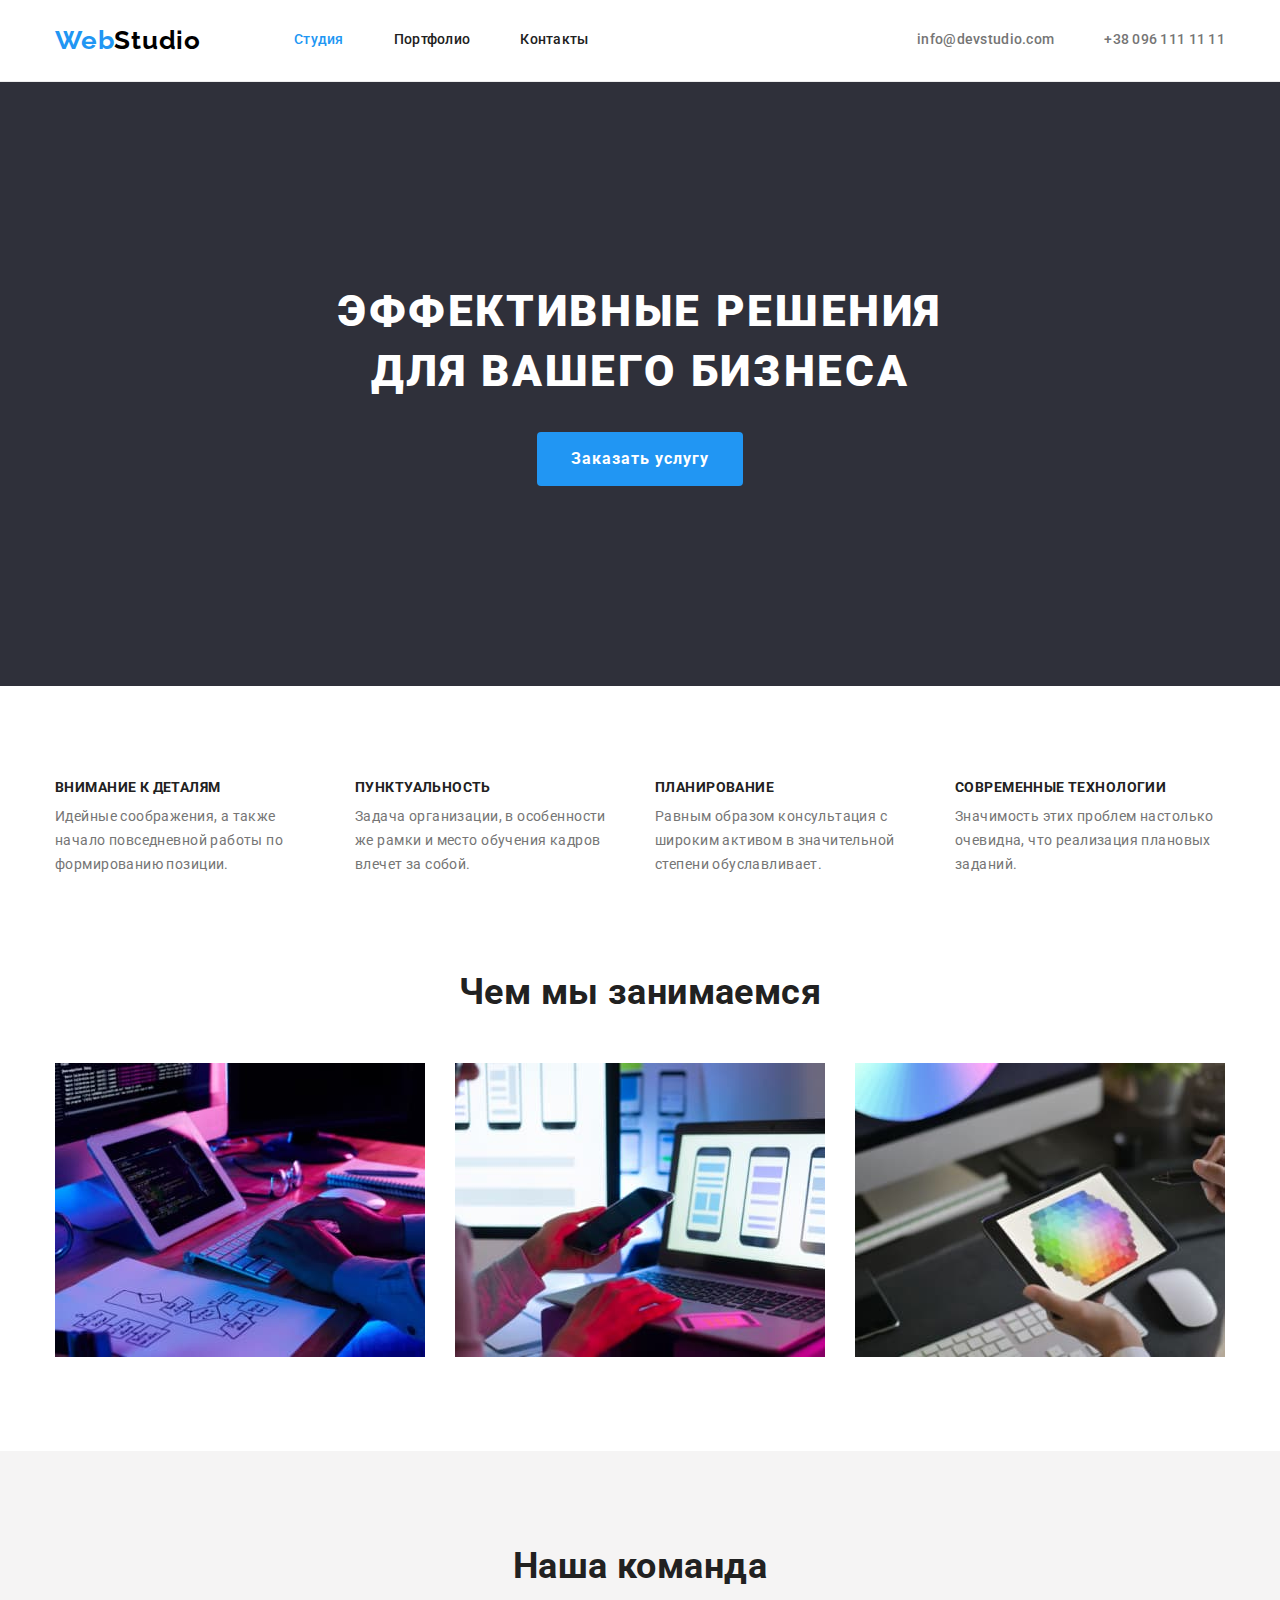
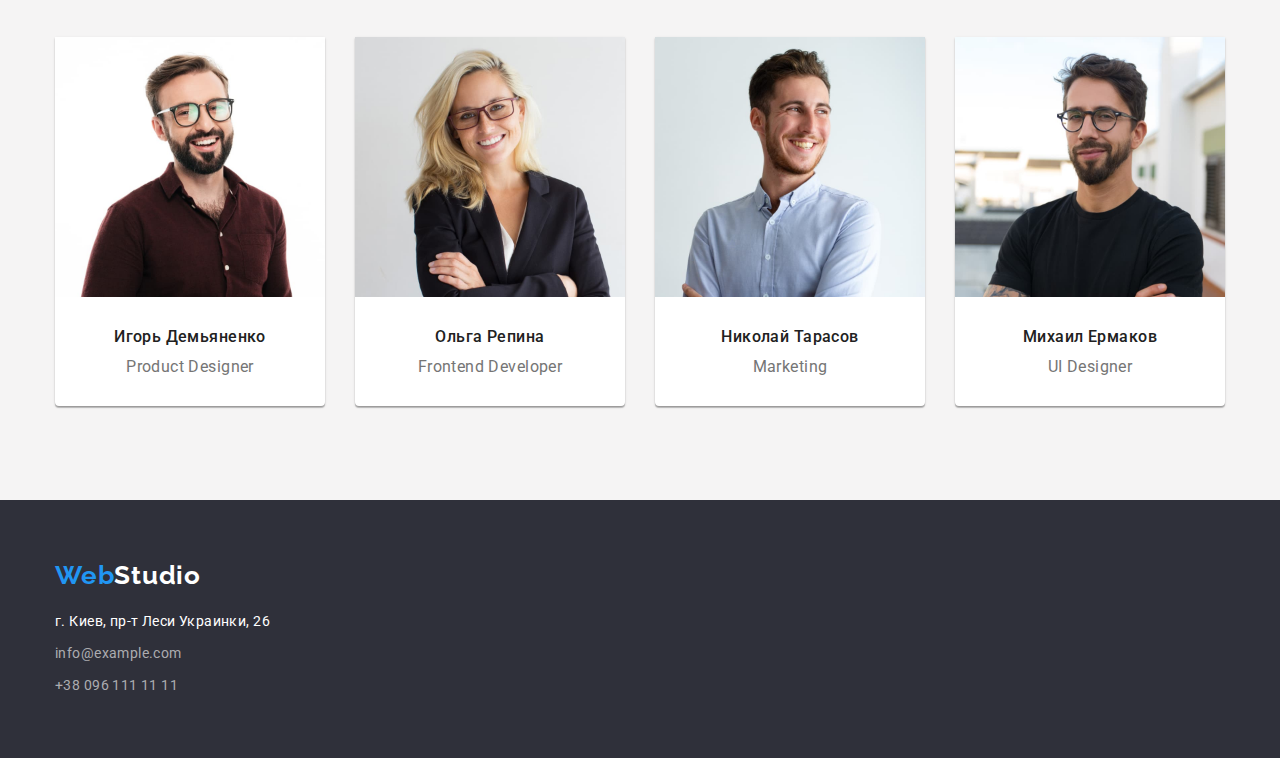
<file: index.html>
<!DOCTYPE html>
<html lang="ru">
<head>
  <meta charset="UTF-8">
  <meta http-equiv="X-UA-Compatible" content="IE=edge">
  <meta name="viewport" content="width=device-width, initial-scale=1.0">
  <title>Создание сайтов любой сложности</title>
  <link rel="preconnect" href="https://fonts.gstatic.com">
  <link href="https://fonts.googleapis.com/css2?family=Raleway:wght@700&family=Roboto:wght@400;500;700;900&display=swap"
    rel="stylesheet">
  <link rel="stylesheet" href="https://cdnjs.cloudflare.com/ajax/libs/modern-normalize/0.2.0/modern-normalize.min.css">  
  <link rel="stylesheet" href="./css/styles.css">
</head>
<body>
    <header class="header">
     <div class="container content-box">
        <nav class="main-nav">
          <a class="logo link" href="./"><span class="firstpart-logo">Web</span><span class="lastpart-logo">Studio</span></a>
          <ul class="list site-nav">
            <li class="item"><a class="link current" href="./">Студия</a></li>
            <li class="item"><a class="link" href="./html/portfolio.html">Портфолио</a></li>
            <li class="item"><a class="link" href="">Контакты</a></li>
          </ul>
        </nav>
        <ul class="list auth-nav">
          <li class="item"><a class="link" href="mailto:info@devstudio.com">info@devstudio.com</a></li>
          <li class="item"><a class="link" href="tel:+380961111111">+38 096 111 11 11</a></li>
        </ul>
     </div>
    </header>
    <main>
      <section class="hero dark-bg">
        <div class="container">
          <h1 class="page-title">Эффективные решения для вашего бизнеса</h1>
          <button class="button" type="button">Заказать услугу</button>
        </div>
      </section>
      <section class="section benefits">
        <div class="container">
          <h2 class="section-title visually-hidden">Наши преимущества</h2>
          <ul class="list flex-list">
            <li class="flex-item">
              <h3 class="title">Внимание к деталям</h3>
              <p>Идейные соображения, а также начало повседневной работы по формированию позиции.</p>
            </li>
            <li class="flex-item">
              <h3 class="title">Пунктуальность</h3>
              <p>Задача организации, в особенности же рамки и место обучения кадров влечет за собой.</p>
            </li>
            <li class="flex-item">
              <h3 class="title">Планирование</h3>
              <p>Равным образом консультация с широким активом в значительной степени обуславливает.</p>
            </li>
            <li class="flex-item">
              <h3 class="title">Современные технологии</h3>
              <p>Значимость этих проблем настолько очевидна, что реализация плановых заданий.</p>
            </li>
          </ul>
        </div>
      </section>
      <section class="section directions">
        <div class="container">
          <h2 class="title section-title">Чем мы занимаемся</h2>
          <ul class="list grid-list">
            <li class="grid-item"><img src="./images/development.jpg" alt="Разработка" width="370" height="294"></li>
            <li class="grid-item"><img src="./images/programming.jpg" alt="Проэктирование" width="370" height="294"></li>
            <li class="grid-item"><img src="./images/desing.jpg" alt="Дизайн" width="370" height="294"></li>
          </ul>
        </div>
      </section>
      <section class="section team  main-bg">
        <div class="container">
          <h2 class="title section-title">Наша команда</h2>
          <ul class="list flex-list">
            <li class="team-item lite-bg">
              <img src="./images/igor.jpg" alt="Игорь Демьяненко" width="270" height="260">
              <h3 class="title">Игорь Демьяненко</h3>
              <p lang="en">Product Designer</p>
            </li>
            <li class="team-item lite-bg">
              <img src="./images/olga.jpg" alt="Ольга Репина" width="270" height="260">
              <h3 class="title">Ольга Репина</h3>
              <p lang="en">Frontend Developer</p>
            </li>
            <li class="team-item lite-bg">
              <img src="./images/nikolai.jpg" alt="Николай Тарасов" width="270" height="260">
              <h3 class="title">Николай Тарасов</h3>
              <p lang="en">Marketing</p>
            </li>
            <li class="team-item lite-bg">
              <img src="./images/michael.jpg" alt="Михаил Ермаков" width="270" height="260">
              <h3 class="title">Михаил Ермаков</h3>
              <p lang="en">UI Designer</p>
            </li>
          </ul>
        </div>
      </section>
    </main>
    <footer class="footer dark-bg">
      <div class="container">
        <a href="./" class="logo link"><span class="firstpart-logo">Web</span><span class="lastpart-logo">Studio</span></a>
        <address>
          <ul class="list address-list">
            <li class="address-item"><a class="link" href="https://goo.gl/maps/pzZy5znTT9oQ8gvY8">г. Киев, пр-т Леси Украинки, 26</a></li>
            <li class="address-item"><a class="link" href="mailto:info@example.com">info@example.com</a></li>
            <li class="address-item"><a class="link" href="tel:+380991111111">+38 096 111 11 11</a></li>
          </ul>
        </address>
      </div>
    </footer>
  
</body>
</html>
</file>
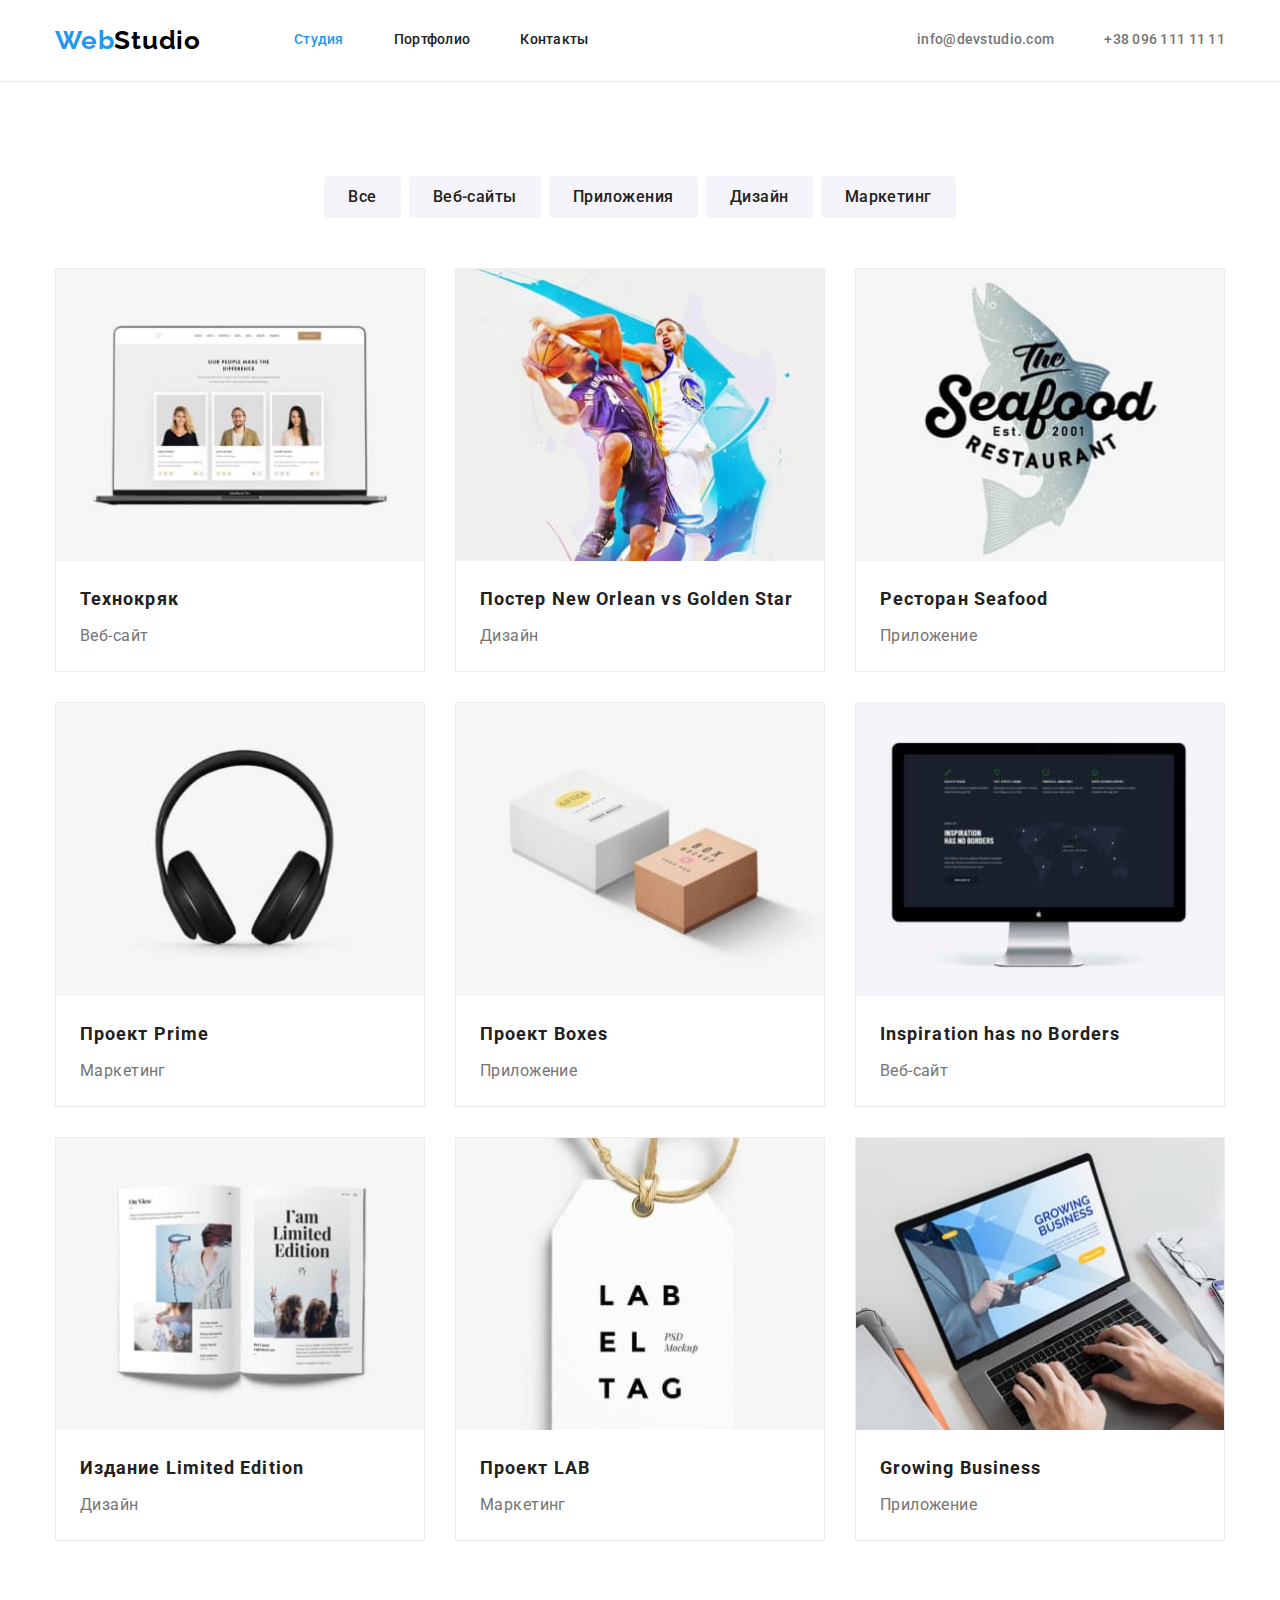
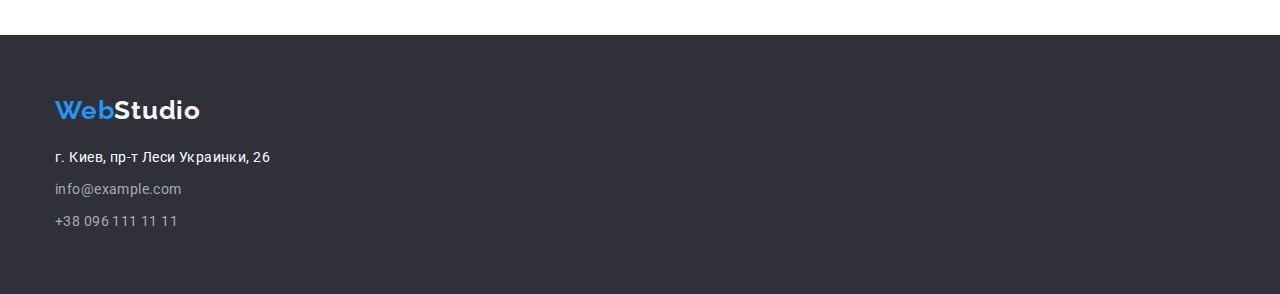
<file: html/portfolio.html>
<!DOCTYPE html>
<html lang="ru">
<head>
  <meta charset="UTF-8">
  <meta http-equiv="X-UA-Compatible" content="IE=edge">
  <meta name="viewport" content="width=device-width, initial-scale=1.0">
  <title>Создание сайтов любой сложности</title>
  <link rel="preconnect" href="https://fonts.gstatic.com">
  <link href="https://fonts.googleapis.com/css2?family=Raleway:wght@700&family=Roboto:wght@400;500;700;900&display=swap"
    rel="stylesheet">
  <link rel="stylesheet" href="https://cdnjs.cloudflare.com/ajax/libs/modern-normalize/0.2.0/modern-normalize.min.css">  
  <link rel="stylesheet" href="../css/styles.css">
</head>
<body>
  <header class="header">
    <div class="container content-box">
      <nav class="main-nav">
        <a class="logo link" href="../index.html"><span class="firstpart-logo">Web</span><span class="lastpart-logo">Studio</span></a>
        <ul class="list site-nav">
          <li class="item"><a class="link current" href="../index.html">Студия</a></li>
          <li class="item"><a class="link" href="./html/portfolio.html">Портфолио</a></li>
          <li class="item"><a class="link" href="">Контакты</a></li>
        </ul>
      </nav>
      <ul class="list auth-nav">
        <li class="item"><a class="link" href="mailto:info@devstudio.com">info@devstudio.com</a></li>
        <li class="item"><a class="link" href="tel:+380961111111">+38 096 111 11 11</a></li>
      </ul>
    </div>
  </header>
  <main>
    <section class="section portfolio">
     <div class="container">
        <h1 class="page-title visually-hidden">Портфолио</h1>
        <ul class="list filter">
          <li class="item"><button class="button" type="button">Все</button></li>
          <li class="item"><button class="button" type="button">Веб-сайты</button></li>
          <li class="item"><button class="button" type="button">Приложения</button></li>
          <li class="item"><button class="button" type="button">Дизайн</button></li>
          <li class="item"><button class="button" type="button">Маркетинг</button></li>
        </ul>
        <ul class="list portfolio-list grid-list">
          <li class="portfolio-item grid-item">
            <a class="link" href="">
              <img class="portfolio-image" src="../images/portfolio/img1.jpg" width="370" height="294" alt="Пример веб-сайта">
              <div class="portfolio-discription">
                <h2 class="title ">Технокряк</h2>
                <p>Веб-сайт</p>
              </div>
            </a> 
          </li>
          <li class="portfolio-item grid-item">
            <a class="link" href="">
              <img class="portfolio-image" src="../images/portfolio/img2.jpg" width="370" height="294" alt="Пример дизайна">
              <div class="portfolio-discription">
                <h2 class="title ">Постер New Orlean vs Golden Star</h2>
                <p>Дизайн</p>
              </div>
            </a>
          </li>
          <li class="portfolio-item grid-item">
            <a class="link" href="">
              <img class="portfolio-image" src="../images/portfolio/img3.jpg" width="370" height="294" alt="Пример приожения">
              <div class="portfolio-discription">
                <h2 class="title ">Ресторан Seafood</h2>
                <p>Приложение</p>
              </div>
            </a>
          </li>
          <li class="portfolio-item grid-item">
            <a class="link" href="">
              <img class="portfolio-image" src="../images/portfolio/img4.jpg" width="370" height="294" alt="Пример маркетинга">
              <div class="portfolio-discription">
                <h2 class="title ">Проект Prime</h2>
                <p>Маркетинг</p>
              </div>
            </a>
          </li>
          <li class="portfolio-item grid-item">
            <a class="link" href="">
              <img class="portfolio-image" src="../images/portfolio/img5.jpg" width="370" height="294" alt="Пример приложения">
              <div class="portfolio-discription">
                <h2 class="title ">Проект Boxes</h2>
                <p>Приложение</p>
              </div>
            </a>
          </li>
          <li class="portfolio-item grid-item">
            <a class="link" href="">
              <img class="portfolio-image" src="../images/portfolio/img6.jpg" width="370" height="294" alt="Пример веб-сайта">
              <div class="portfolio-discription">
                <h2 class="title ">Inspiration has no Borders</h2>
                <p>Веб-сайт</p>
              </div>
            </a>
          </li>
          <li class="portfolio-item grid-item">
            <a class="link" href="">
              <img class="portfolio-image" src="../images/portfolio/img7.jpg" width="370" height="294" alt="Пример дизайна">
              <div class="portfolio-discription">
                <h2 class="title ">Издание Limited Edition</h2>
                <p>Дизайн</p>
              </div>
            </a>
          </li>
          <li class="portfolio-item grid-item">
            <a class="link" href="">
              <img class="portfolio-image" src="../images/portfolio/img8.jpg" width="370" height="294" alt="Пример маркетинга">
              <div class="portfolio-discription">
                <h2 class="title ">Проект LAB</h2>
                <p>Маркетинг</p>
              </div>
            </a>
          </li>
          <li class="portfolio-item grid-item">
            <a class="link" href="">
              <img class="portfolio-image" src="../images/portfolio/img9.jpg" width="370" height="294" alt="Пример приложения">
              <div class="portfolio-discription">
                <h2 class="title ">Growing Business</h2>
                <p>Приложение</p>
              </div>  
            </a>
          </li>
        </ul>
     </div>
    </section>
   
  </main>
  <footer class="footer dark-bg">
    <div class="container">
      <a href="./" class="logo link"><span class="firstpart-logo">Web</span><span class="lastpart-logo">Studio</span></a>
      <address>
        <ul class="list address-list">
          <li class="address-item"><a class="link" href="https://goo.gl/maps/pzZy5znTT9oQ8gvY8">г. Киев, пр-т Леси Украинки,
              26</a></li>
          <li class="address-item"><a class="link" href="mailto:info@example.com">info@example.com</a></li>
          <li class="address-item"><a class="link" href="tel:+380991111111">+38 096 111 11 11</a></li>
        </ul>
      </address>
    </div>
  </footer>
</body>
</html>
</file>
<file: css/styles.css>
:root {
  --main-text-color: #757575;
  --main-bg-color: #e5e5e5;
  --accent-color: #2196f3;
  --lite-bg-color: #ffffff;
  --dark-bg-color: #2f303a;
  --title-color: #212121;
}

body {
  font-family: 'Roboto', sans-serif;
  font-size: 14px;
  line-height: 1.71;
  letter-spacing: 0.03em;
  color: var(--main-text-color);
}

img {
  display: block;
  max-width: 100%;
  height: auto;
}

h1,
h2,
h3,
h4,
h5,
h6,
p {
  margin-top: 0;
  margin-bottom: 0;
}

address {
  font-style: normal;
}

.visually-hidden {
  position: absolute !important;
  clip: rect(1px 1px 1px 1px);
  clip: rect(1px, 1px, 1px, 1px);
  padding: 0 !important;
  border: 0 !important;
  height: 1px !important;
  width: 1px;
  overflow: hidden;
}

.container {
  width: 1200px;
  padding-left: 15px;
  padding-right: 15px;
  margin: 0 auto;
  /* outline: 1px solid tomato; */
}
.link {
  text-decoration: none;
  color: inherit;
}

.link:hover,
.link:focus,
.firstpart-logo {
  color: var(--accent-color);
}

.list {
  padding: 0;
  margin: 0;
  list-style: none;
}

.button {
  border-radius: 4px;
  border-color: transparent;
  padding: 10px 32px;
  font-weight: 700;
  font-size: 16px;
  line-height: 1.87;
  letter-spacing: 0.06em;
  color: var(--lite-bg-color);
  background-color: var(--accent-color);
  min-width: 73px;
}

.button:hover,
.button:focus {
  background-color: #188ce8;
  cursor: pointer;
}

.section {
  padding-top: 94px;
  padding-bottom: 94px;
}
.content-box {
  display: flex;
  align-items: center;
  justify-content: space-between;
}

.header {
  padding-top: 25px;
  padding-bottom: 25px;
  border-bottom: 1px solid #ececec;
  font-weight: 500;
  line-height: 1.14;
  letter-spacing: 0.02em;
}

.main-nav {
  display: flex;
  align-items: center;
}

.hero {
  padding-top: 200px;
  padding-bottom: 200px;
  text-align: center;
}

.hero .page-title {
  margin-right: auto;
  margin-left: auto;
  margin-bottom: 30px;
  width: 696px;
}
.page-title {
  /* font-family: "Roboto", sans-serif; */
  font-weight: 900;
  font-size: 44px;
  line-height: 1.36;
  letter-spacing: 0.06em;
  text-transform: uppercase;
  color: var(--lite-bg-color);
}

.title {
  color: var(--title-color);
}

.section-title {
  margin-bottom: 50px;
  font-size: 36px;
  line-height: 1.17;
  text-align: center;
}

.benefits .title {
  font-size: 14px;
  line-height: 1.14;
  text-transform: uppercase;
}

.flex-list,
.grid-list {
  display: flex;
  flex-wrap: wrap;
  margin-left: -30px;
  margin-top: -30px;
}

.flex-item,
.team-item {
  flex-basis: calc((100% - 30px * 4) / 4);
  margin-left: 30px;
  margin-top: 30px;
}

.benefits h3 {
  padding-bottom: 10px;
}

.directions {
  padding-top: 0;
}

.grid-item {
  flex-basis: calc((100% - 30px * 3) / 3);
  margin-left: 30px;
  margin-top: 30px;
}

.team-item {
  padding-bottom: 30px;
  text-align: center;
  box-shadow: 0px 1px 3px rgba(0, 0, 0, 0.12), 0px 1px 1px rgba(0, 0, 0, 0.14), 0px 2px 1px rgba(0, 0, 0, 0.2);
  border-radius: 0px 0px 4px 4px;
}

.team-item img {
  margin-bottom: 30px;
}

.team h3,
.team p {
  font-size: 16px;
  line-height: 1.19;
}

.team h3 {
  margin-bottom: 10px;
  font-weight: 500;
}
.team p {
  font-weight: 400;
}


.logo {
  /* display: block; */
  font-family: 'Raleway', sans-serif;
  font-weight: 700;
  font-size: 26px;
  line-height: 1.19;
  letter-spacing: 0.03em;
}

.lastpart-logo {
  color: #000000;
}

.header .logo {
  margin-right: 93px;
}
.site-nav {
  display: flex;
  color: #212121;
}

.site-nav .current {
  color: var(--accent-color);
}

.site-nav .link,
.auth-nav .link {
  display: block;
  padding-top: 7px;
  padding-bottom: 7px;
}

.site-nav .item:not(:last-child) {
  margin-right: 50px;
}

.auth-nav {
  display: flex;
}

.auth-nav .item:not(:last-child) {
  margin-right: 50px;
}

.lite-bg {
  background-color: var(--lite-bg-color);
}

.main-bg {
  background-color: var(--main-bg-color);
}

.dark-bg {
  background-color: var(--dark-bg-color);
}

.team {
  background-color: #f5f4f4;
}

.footer {
  padding-top: 60px;
  padding-bottom: 60px;
}

.footer .logo {
  display: inline-block;
  padding-bottom: 20px;
}

.footer .lastpart-logo,
.address-item:first-child {
  color: var(--lite-bg-color);
}

.address-item:not(:first-child) .link{
  color: #acacb0;
}

.address-list .address-item:not(:last-child) {
  margin-bottom: 8px;
}
.filter {
  display: flex;
  justify-content: center;
  margin-bottom: 50px;
}

.filter .item:not(:last-child) {
  margin-right: 8px;
}

.filter .button {
  padding: 6px 22px;
  
}

.filter .button {
  font-weight: 500;
  line-height: 1.63;
  letter-spacing: 0.03em;
  color: var(--title-color);
  background-color: #f5f4fa; */
}

.filter .button:hover,
.filter .button:focus {
  color: var(--lite-bg-color);
  background-color: var(--accent-color);
  cursor: pointer;
}

.portfolio-item {
  border: 1px solid #eeeeee;
}

.portfolio-item:hover {
  box-shadow: 0px 1px 1px rgba(0, 0, 0, 0.12), 0px 4px 4px rgba(0, 0, 0, 0.06), 1px 4px 6px rgba(0, 0, 0, 0.16);
}
.portfolio-item:hover .link {
  color: inherit;
}

.portfolio .title {
  /* margin-left: 24px; */
  margin-bottom: 4px;
  font-size: 18px;
  line-height: 2;
  letter-spacing: 0.06em;
}

.portfolio p {
  /* margin-left: 24px; */
  font-size: 16px;
  line-height: 1.88;

}

.portfolio-discription {
  padding-top: 20px;
  padding-left: 24px;
  padding-bottom: 20px;
}
</file>
